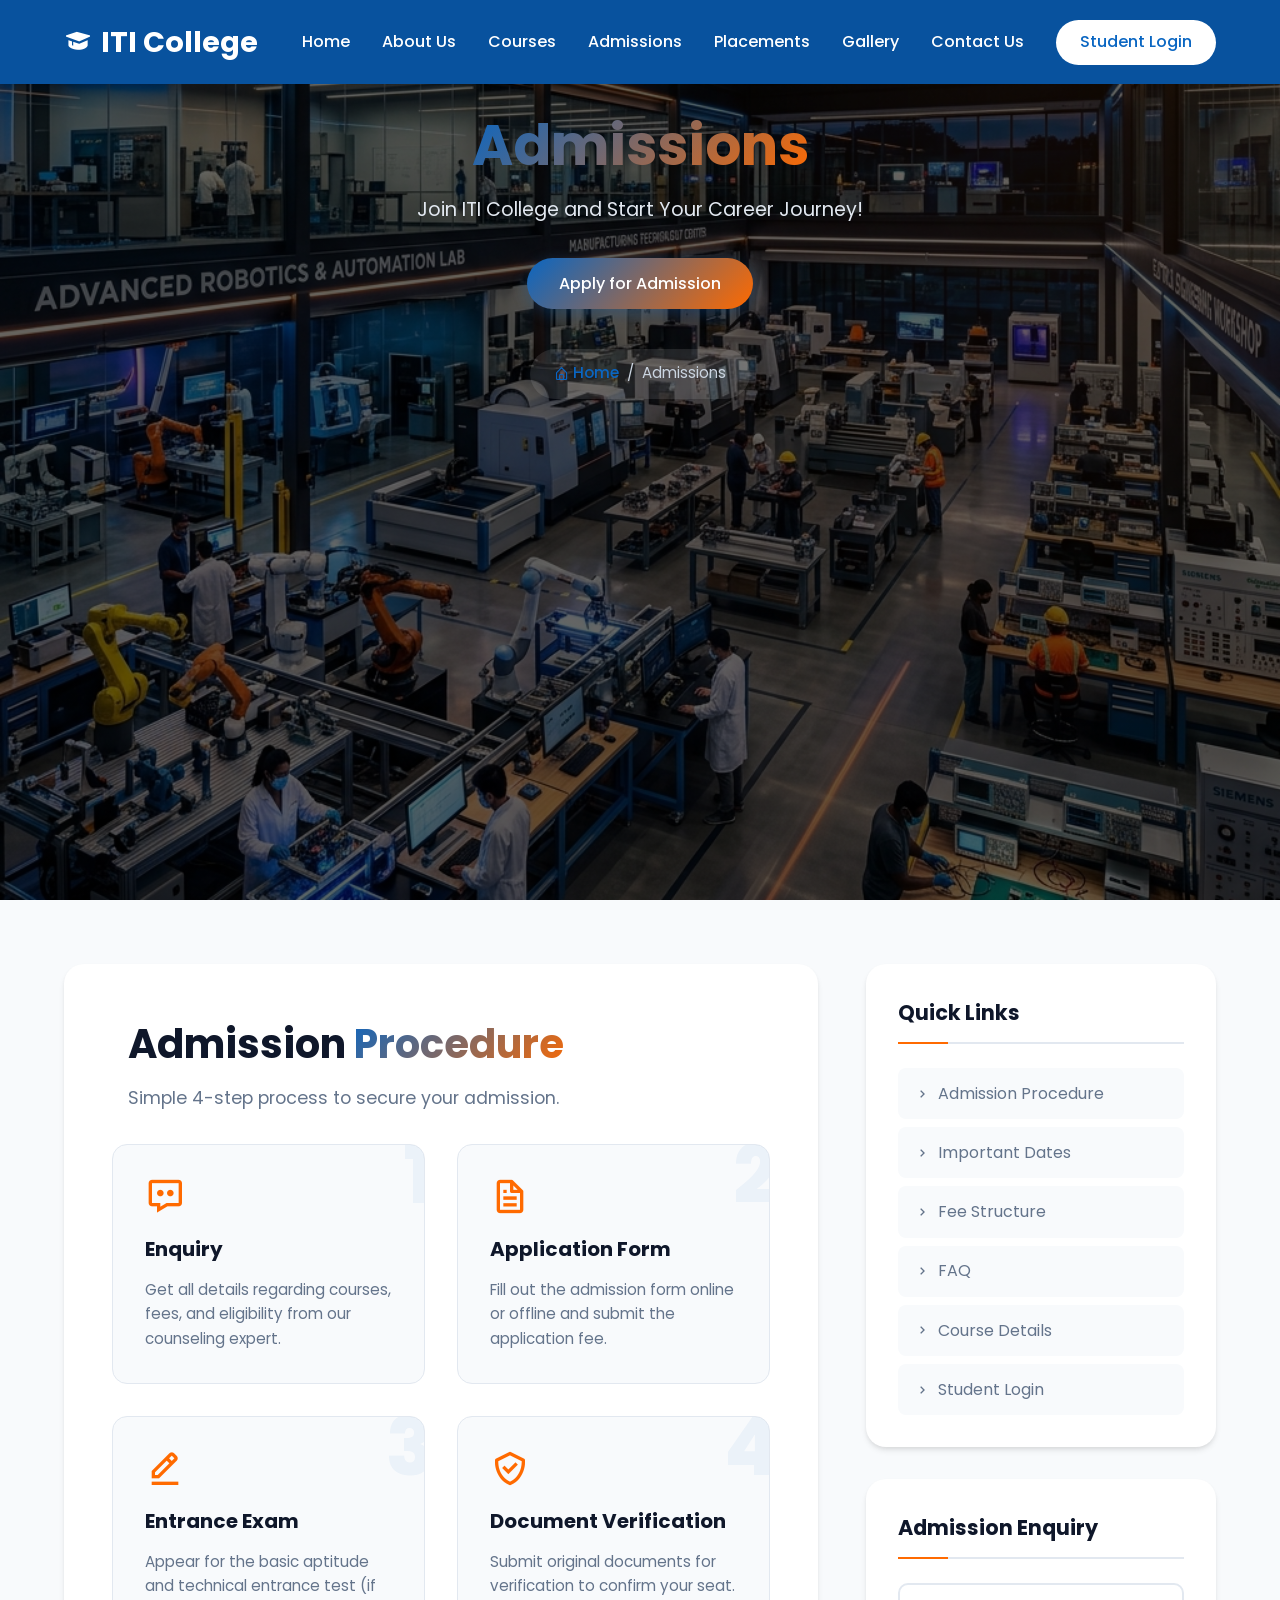
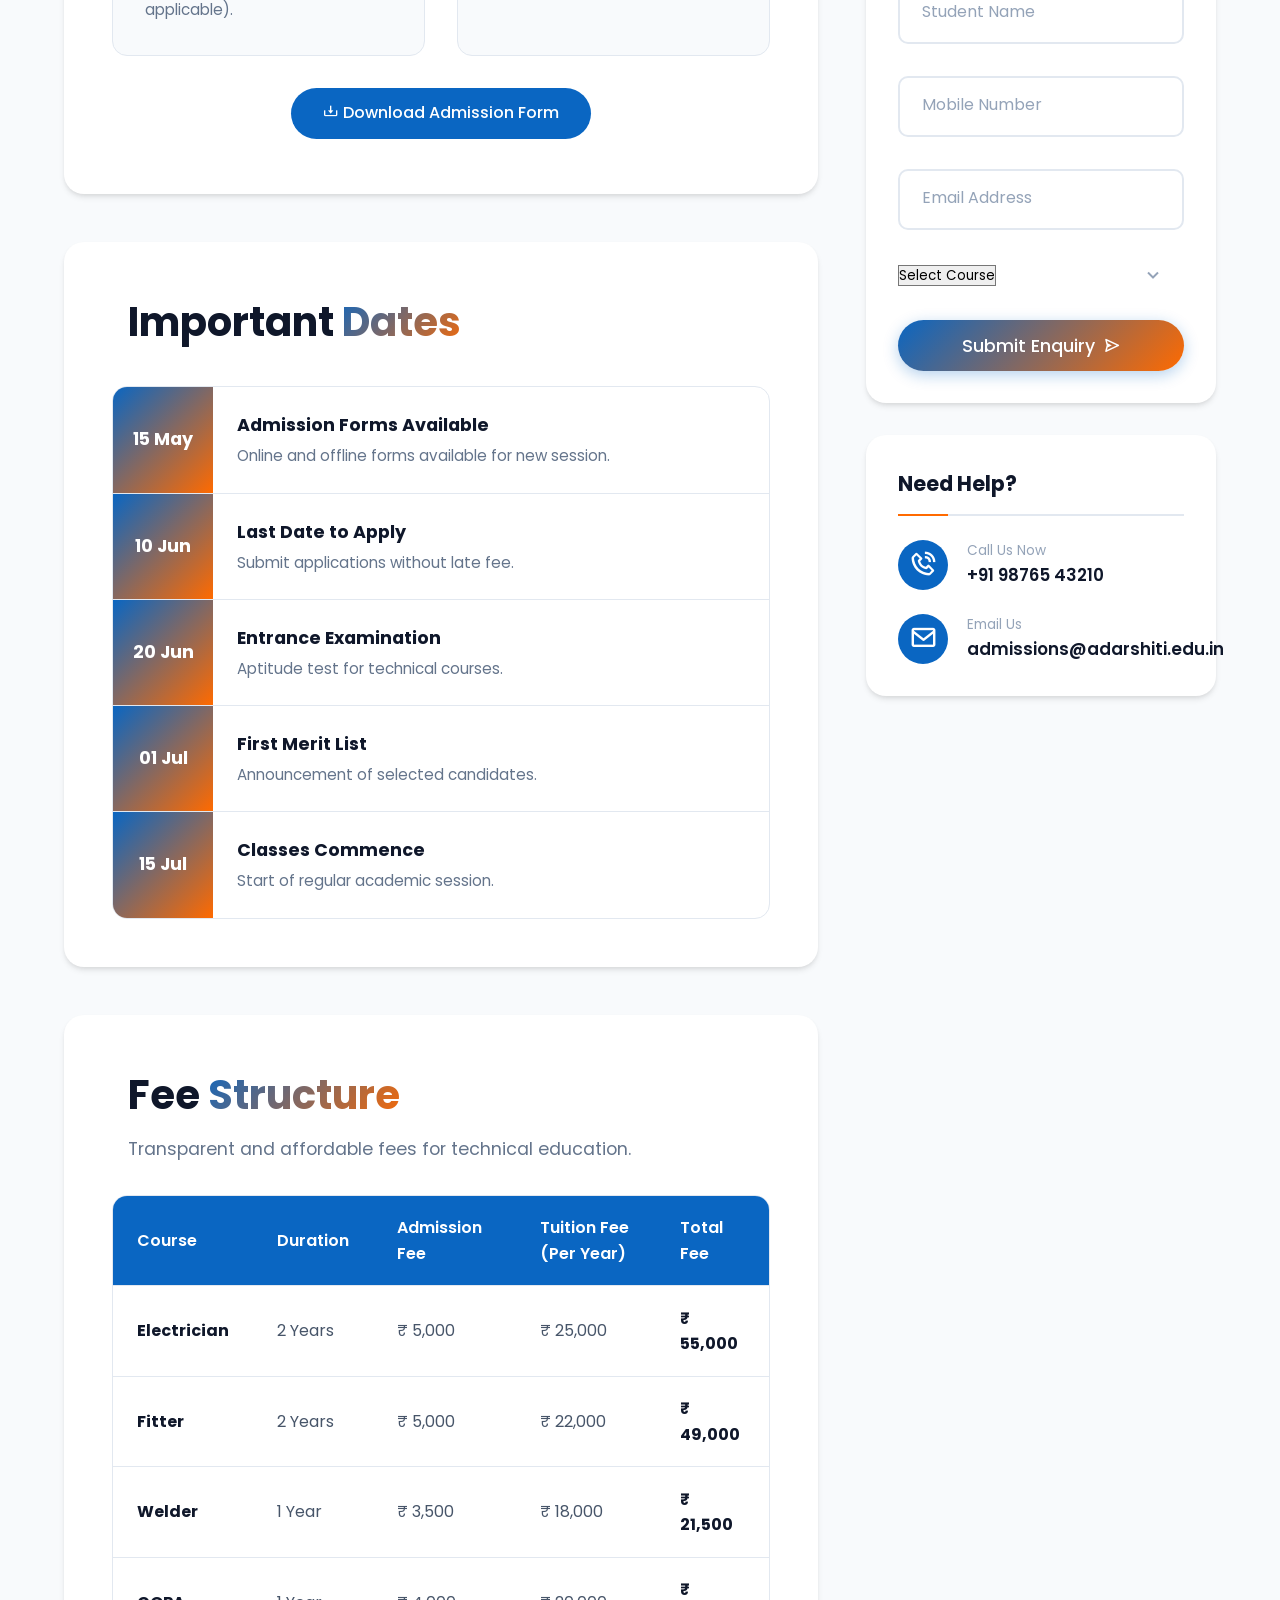
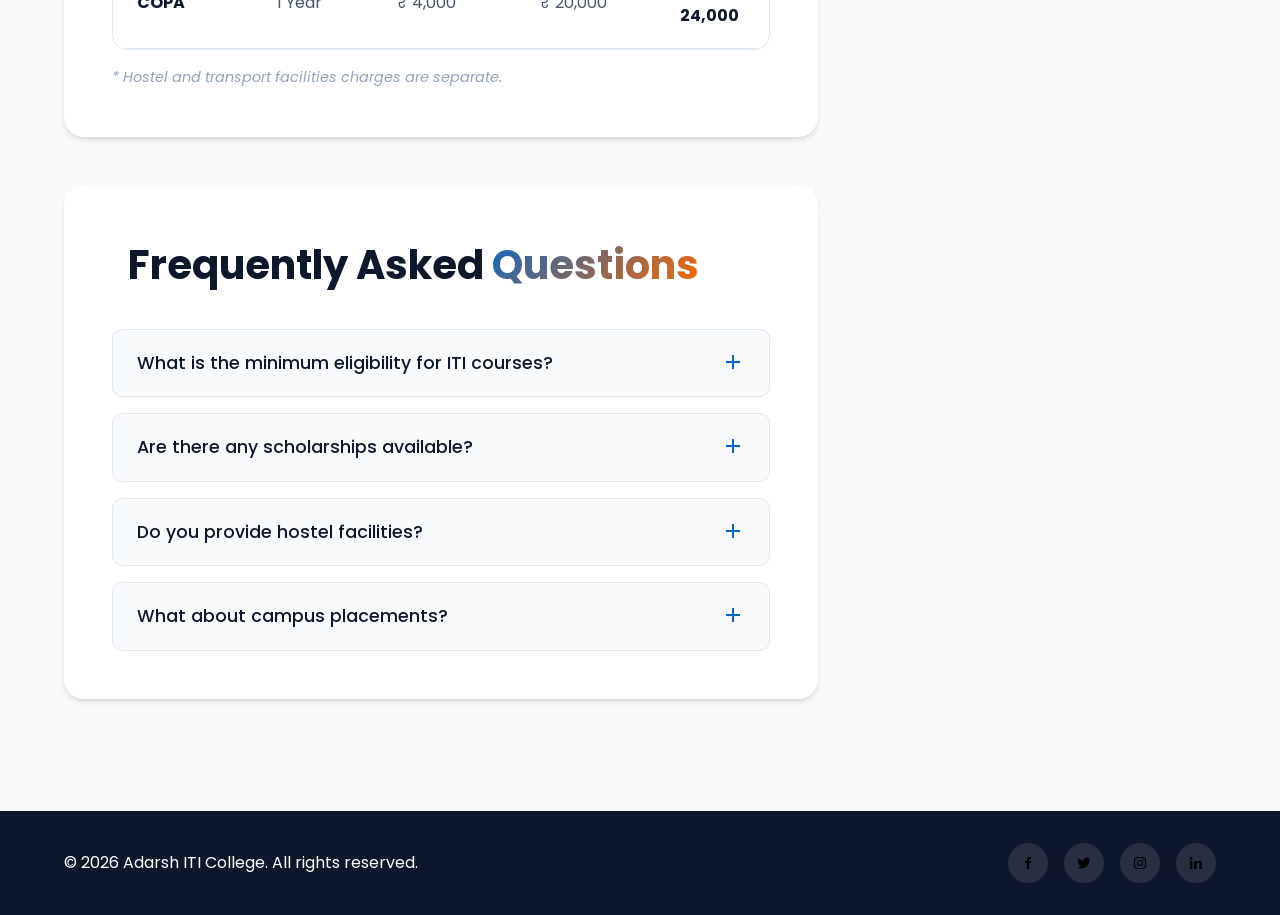
<file: admissions.html>
<!DOCTYPE html>
<html lang="en">
<head>
    <meta charset="UTF-8">
    <meta name="viewport" content="width=device-width, initial-scale=1.0">
    <title>Admissions - Adarsh ITI College</title>
    <meta name="description" content="Admission procedure, fee structure, and important dates for Adarsh ITI College.">
    <!-- Google Fonts -->
    <link href="https://fonts.googleapis.com/css2?family=Poppins:wght@300;400;500;600;700&display=swap" rel="stylesheet">
    <!-- CSS -->
    <link rel="stylesheet" href="style.css">
    <!-- Icons (Boxicons) -->
    <link href='https://unpkg.com/boxicons@2.1.4/css/boxicons.min.css' rel='stylesheet'>
</head>
<body>
    <!-- Navbar -->
    <header class="header" style="background-color: #08529e;">
        <a href="index.html" class="logo">
            <i class='bx bxs-graduation'></i> ITI College
        </a>
        <div class="menu-icon" id="menu-icon"><i class='bx bx-menu'></i></div>
        <nav class="navbar">
            <a href="index.html">Home</a>
            <a href="index.html#about">About Us</a>
            <a href="index.html#courses">Courses</a>
            <a href="admissions.html" class="active" target="_blank">Admissions</a>
            <a href="index.html#placements">Placements</a>
            <a href="index.html#gallery">Gallery</a>
            <a href="index.html#contact">Contact Us</a>
            <a href="login frame.html" target="_blank" class="btn login-btn">Student Login</a>
        </nav>
    </header>

    <!-- Page Banner / Hero -->
    <section class="page-banner">
        <div class="banner-content fade-up">
            <h1><span class="gradient-text">Admissions</span></h1>
            <p>Join ITI College and Start Your Career Journey!</p>
            <a href="#apply" class="btn primary-btn btn-ripple">Apply for Admission</a>
            
            <!-- Breadcrumb -->
            <div class="breadcrumb">
                <a href="index.html"><i class='bx bx-home-alt'></i> Home</a>
                <span class="separator">/</span>
                <span class="current">Admissions</span>
            </div>
        </div>
    </section>

    <!-- Admissions Layout (Main Content + Sidebar) -->
    <section class="admissions-container">
        <div class="admissions-layout">
            
            <!-- Main Content -->
            <div class="admissions-main">
                
                <!-- Admission Procedure -->
                <div class="content-section" id="procedure">
                    <div class="section-title" style="text-align: left;">
                        <h2>Admission <span class="gradient-text">Procedure</span></h2>
                        <p>Simple 4-step process to secure your admission.</p>
                    </div>
                    
                    <div class="procedure-grid">
                        <div class="procedure-card tilt">
                            <div class="step-num">1</div>
                            <i class='bx bx-message-dots'></i>
                            <h3>Enquiry</h3>
                            <p>Get all details regarding courses, fees, and eligibility from our counseling expert.</p>
                        </div>
                        <div class="procedure-card tilt">
                            <div class="step-num">2</div>
                            <i class='bx bx-file'></i>
                            <h3>Application Form</h3>
                            <p>Fill out the admission form online or offline and submit the application fee.</p>
                        </div>
                        <div class="procedure-card tilt">
                            <div class="step-num">3</div>
                            <i class='bx bx-edit-alt'></i>
                            <h3>Entrance Exam</h3>
                            <p>Appear for the basic aptitude and technical entrance test (if applicable).</p>
                        </div>
                        <div class="procedure-card tilt">
                            <div class="step-num">4</div>
                            <i class='bx bx-check-shield'></i>
                            <h3>Document Verification</h3>
                            <p>Submit original documents for verification to confirm your seat.</p>
                        </div>
                    </div>
                    
                    <div class="action-btn-wrapper">
                        <a href="#" class="btn secondary-btn btn-ripple"><i class='bx bx-download'></i> Download Admission Form</a>
                    </div>
                </div>

                <!-- Important Dates -->
                <div class="content-section" id="dates">
                    <div class="section-title" style="text-align: left;">
                        <h2>Important <span class="gradient-text">Dates</span></h2>
                    </div>
                    
                    <div class="dates-list-box">
                        <ul class="dates-list">
                            <li>
                                <div class="date-badge">15 May</div>
                                <div class="date-info">
                                    <h4>Admission Forms Available</h4>
                                    <p>Online and offline forms available for new session.</p>
                                </div>
                            </li>
                            <li>
                                <div class="date-badge">10 Jun</div>
                                <div class="date-info">
                                    <h4>Last Date to Apply</h4>
                                    <p>Submit applications without late fee.</p>
                                </div>
                            </li>
                            <li>
                                <div class="date-badge">20 Jun</div>
                                <div class="date-info">
                                    <h4>Entrance Examination</h4>
                                    <p>Aptitude test for technical courses.</p>
                                </div>
                            </li>
                            <li>
                                <div class="date-badge">01 Jul</div>
                                <div class="date-info">
                                    <h4>First Merit List</h4>
                                    <p>Announcement of selected candidates.</p>
                                </div>
                            </li>
                            <li>
                                <div class="date-badge">15 Jul</div>
                                <div class="date-info">
                                    <h4>Classes Commence</h4>
                                    <p>Start of regular academic session.</p>
                                </div>
                            </li>
                        </ul>
                    </div>
                </div>

                <!-- Fee Structure -->
                <div class="content-section" id="fees">
                    <div class="section-title" style="text-align: left;">
                        <h2>Fee <span class="gradient-text">Structure</span></h2>
                        <p>Transparent and affordable fees for technical education.</p>
                    </div>
                    
                    <div class="fee-table-wrapper">
                        <table class="fee-table">
                            <thead>
                                <tr>
                                    <th>Course</th>
                                    <th>Duration</th>
                                    <th>Admission Fee</th>
                                    <th>Tuition Fee (Per Year)</th>
                                    <th>Total Fee</th>
                                </tr>
                            </thead>
                            <tbody>
                                <tr>
                                    <td><strong>Electrician</strong></td>
                                    <td>2 Years</td>
                                    <td>₹ 5,000</td>
                                    <td>₹ 25,000</td>
                                    <td><strong>₹ 55,000</strong></td>
                                </tr>
                                <tr>
                                    <td><strong>Fitter</strong></td>
                                    <td>2 Years</td>
                                    <td>₹ 5,000</td>
                                    <td>₹ 22,000</td>
                                    <td><strong>₹ 49,000</strong></td>
                                </tr>
                                <tr>
                                    <td><strong>Welder</strong></td>
                                    <td>1 Year</td>
                                    <td>₹ 3,500</td>
                                    <td>₹ 18,000</td>
                                    <td><strong>₹ 21,500</strong></td>
                                </tr>
                                <tr>
                                    <td><strong>COPA</strong></td>
                                    <td>1 Year</td>
                                    <td>₹ 4,000</td>
                                    <td>₹ 20,000</td>
                                    <td><strong>₹ 24,000</strong></td>
                                </tr>
                            </tbody>
                        </table>
                    </div>
                    <p class="fee-note">* Hostel and transport facilities charges are separate.</p>
                </div>

                <!-- FAQ Section -->
                <div class="content-section" id="faq">
                    <div class="section-title" style="text-align: left;">
                        <h2>Frequently Asked <span class="gradient-text">Questions</span></h2>
                    </div>
                    
                    <div class="faq-accordion">
                        <div class="faq-item">
                            <div class="faq-question">
                                <h3>What is the minimum eligibility for ITI courses?</h3>
                                <i class='bx bx-plus'></i>
                            </div>
                            <div class="faq-answer">
                                <p>The minimum eligibility for most ITI courses like Fitter, Electrician, and Welder is passing the 10th standard board examination with Mathematics and Science. Some courses may allow 8th pass candidates.</p>
                            </div>
                        </div>
                        <div class="faq-item">
                            <div class="faq-question">
                                <h3>Are there any scholarships available?</h3>
                                <i class='bx bx-plus'></i>
                            </div>
                            <div class="faq-answer">
                                <p>Yes, we offer scholarships based on merit and financial need. State government scholarships for SC/ST/OBC and minority students are also applicable as per government norms.</p>
                            </div>
                        </div>
                        <div class="faq-item">
                            <div class="faq-question">
                                <h3>Do you provide hostel facilities?</h3>
                                <i class='bx bx-plus'></i>
                            </div>
                            <div class="faq-answer">
                                <p>Yes, we have separate hostel facilities for boys and girls with 24/7 security, WiFi, and mess facilities. Limited seats are available on a first-come, first-served basis.</p>
                            </div>
                        </div>
                        <div class="faq-item">
                            <div class="faq-question">
                                <h3>What about campus placements?</h3>
                                <i class='bx bx-plus'></i>
                            </div>
                            <div class="faq-answer">
                                <p>We offer 100% placement assistance. Our dedicated placement cell organizes campus drives with top manufacturing and tech companies like Tata Motors, Maruti Suzuki, L&T, and Siemens.</p>
                            </div>
                        </div>
                    </div>
                </div>

            </div>

            <!-- Sidebar -->
            <div class="admissions-sidebar">
                
                <!-- Quick Links -->
                <div class="sidebar-widget quick-links">
                    <h3>Quick Links</h3>
                    <ul>
                        <li><a href="#procedure"><i class='bx bx-chevron-right'></i> Admission Procedure</a></li>
                        <li><a href="#dates"><i class='bx bx-chevron-right'></i> Important Dates</a></li>
                        <li><a href="#fees"><i class='bx bx-chevron-right'></i> Fee Structure</a></li>
                        <li><a href="#faq"><i class='bx bx-chevron-right'></i> FAQ</a></li>
                        <li><a href="index.html#courses"><i class='bx bx-chevron-right'></i> Course Details</a></li>
                        <li><a href="login frame.html"><i class='bx bx-chevron-right'></i> Student Login</a></li>
                    </ul>
                </div>

                <!-- Enquiry Form -->
                <div class="sidebar-widget enquiry-widget" id="apply">
                    <h3>Admission Enquiry</h3>
                    <form id="enquiryForm" class="sidebar-form">
                        <div class="input-group">
                            <input type="text" id="enq-name" placeholder=" " required class="neon-input">
                            <label for="enq-name">Student Name</label>
                        </div>
                        <div class="input-group">
                            <input type="tel" id="enq-phone" placeholder=" " required class="neon-input">
                            <label for="enq-phone">Mobile Number</label>
                        </div>
                        <div class="input-group">
                            <input type="email" id="enq-email" placeholder=" " required class="neon-input">
                            <label for="enq-email">Email Address</label>
                        </div>
                        <div class="input-group select-group">
                            <select id="enq-course" required class="neon-input">
                                <option value="" disabled selected>Select Course</option>
                                <option value="electrician">Electrician</option>
                                <option value="fitter">Fitter</option>
                                <option value="welder">Welder</option>
                                <option value="copa">COPA</option>
                            </select>
                            <i class='bx bx-chevron-down select-icon'></i>
                        </div>
                        <button type="submit" class="btn primary-btn submit-btn btn-ripple" style="padding: 0.8rem 1rem;">Submit Enquiry <i class='bx bx-send'></i></button>
                        <div class="success-message" id="enqSuccessMsg" style="display: none; color: #28a745; margin-top: 10px; font-weight: 500; font-size: 0.9rem;">
                            Enquiry submitted successfully!
                        </div>
                    </form>
                </div>

                <!-- Contact Info Widget -->
                <div class="sidebar-widget contact-widget">
                    <h3>Need Help?</h3>
                    <div class="contact-item">
                        <i class='bx bx-phone-call'></i>
                        <div>
                            <span>Call Us Now</span>
                            <p>+91 98765 43210</p>
                        </div>
                    </div>
                    <div class="contact-item">
                        <i class='bx bx-envelope'></i>
                        <div>
                            <span>Email Us</span>
                            <p>admissions@adarshiti.edu.in</p>
                        </div>
                    </div>
                </div>

            </div>
        </div>
    </section>

    <!-- Footer -->
    <footer class="footer">
        <div class="footer-bottom">
            <p>&copy; 2026 Adarsh ITI College. All rights reserved.</p>
            <div class="social-links">
                <a href="#"><i class='bx bxl-facebook'></i></a>
                <a href="#"><i class='bx bxl-twitter'></i></a>
                <a href="#"><i class='bx bxl-instagram'></i></a>
                <a href="#"><i class='bx bxl-linkedin'></i></a>
            </div>
        </div>
    </footer>

    <!-- JS -->
    <script src="script.js"></script>
    <script>
        // Additional Script for FAQ Accordion
        document.addEventListener('DOMContentLoaded', () => {
            const faqItems = document.querySelectorAll('.faq-item');
            
            faqItems.forEach(item => {
                const question = item.querySelector('.faq-question');
                question.addEventListener('click', () => {
                    const isActive = item.classList.contains('active');
                    
                    // Close all other items
                    faqItems.forEach(otherItem => {
                        otherItem.classList.remove('active');
                        // Reset icon
                        const icon = otherItem.querySelector('i');
                        icon.classList.replace('bx-minus', 'bx-plus');
                    });
                    
                    // Toggle current item
                    if (!isActive) {
                        item.classList.add('active');
                        const icon = item.querySelector('i');
                        icon.classList.replace('bx-plus', 'bx-minus');
                    }
                });
            });

            // Enquiry Form Submit logic
            const enquiryForm = document.getElementById('enquiryForm');
            if (enquiryForm) {
                enquiryForm.addEventListener('submit', function(e) {
                    e.preventDefault();
                    document.getElementById('enqSuccessMsg').style.display = 'block';
                    enquiryForm.reset();
                    setTimeout(() => {
                        document.getElementById('enqSuccessMsg').style.display = 'none';
                    }, 4000);
                });
            }
        });
    </script>
</body>
</html>
</file>
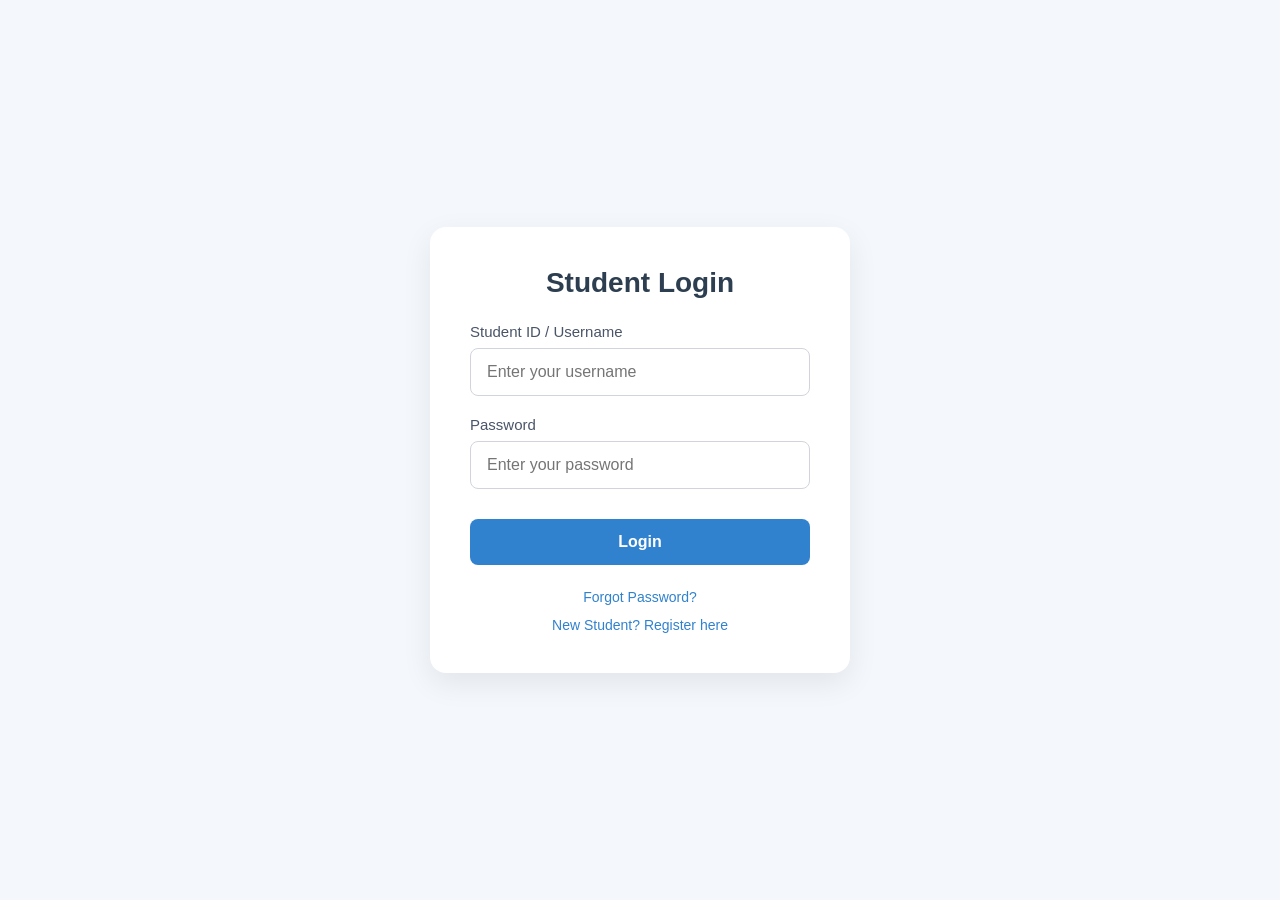
<file: login frame.html>
<!DOCTYPE html>
<html lang="en">

<head>
    <meta charset="UTF-8">
    <meta name="viewport" content="width=device-width, initial-scale=1.0">
    <title>Student Login</title>
    <style>
        /* CSS Reset and Basic Setup */
        * {
            box-sizing: border-box;
            margin: 0;
            padding: 0;
            font-family: 'Segoe UI', Tahoma, Geneva, Verdana, sans-serif;
        }

        body {
            /* Light gray background matching a child-friendly/clean design */
            background-color: #f4f7fb;
            display: flex;
            justify-content: center;
            align-items: center;
            height: 100vh;
        }

        /* Login Box Styles */
        .login-container {
            background-color: #ffffff;
            padding: 40px;
            border-radius: 16px;
            box-shadow: 0 10px 30px rgba(0, 0, 0, 0.08);
            width: 100%;
            max-width: 420px;
        }

        .login-container h2 {
            text-align: center;
            color: #2c3e50;
            margin-bottom: 24px;
            font-size: 28px;
            font-weight: 600;
        }

        /* Message Styles */
        .message {
            padding: 12px;
            border-radius: 8px;
            margin-bottom: 20px;
            font-size: 14px;
            text-align: center;
            display: none;
        }

        .error {
            color: #d9534f;
            background-color: #fdf7f7;
            border: 1px solid #ebccd1;
        }

        .success {
            color: #3c763d;
            background-color: #dff0d8;
            border: 1px solid #d6e9c6;
        }

        /* Form Inputs */
        .input-group {
            margin-bottom: 20px;
        }

        .input-group label {
            display: block;
            margin-bottom: 8px;
            color: #4a5568;
            font-weight: 500;
            font-size: 15px;
        }

        .input-group input {
            width: 100%;
            padding: 14px 16px;
            border: 1px solid #d1d5db;
            border-radius: 8px;
            font-size: 16px;
            transition: all 0.3s ease;
            color: #2d3748;
        }

        .input-group input:focus {
            outline: none;
            border-color: #3182ce;
            box-shadow: 0 0 0 3px rgba(49, 130, 206, 0.15);
        }

        /* Button */
        button[type="submit"] {
            width: 100%;
            padding: 14px;
            background-color: #3182ce;
            /* Primary Blue */
            color: white;
            border: none;
            border-radius: 8px;
            font-size: 16px;
            font-weight: 600;
            cursor: pointer;
            transition: background-color 0.3s ease, transform 0.1s ease;
            margin-top: 10px;
            margin-bottom: 24px;
        }

        button[type="submit"]:hover {
            background-color: #2b6cb0;
        }

        button[type="submit"]:active {
            transform: scale(0.98);
        }

        /* Links */
        .links {
            display: flex;
            flex-direction: column;
            gap: 12px;
            text-align: center;
        }

        .links a {
            color: #3182ce;
            text-decoration: none;
            font-size: 14px;
            font-weight: 500;
            transition: color 0.3s ease;
        }

        .links a:hover {
            color: #2b6cb0;
            text-decoration: underline;
        }
    </style>
</head>

<body>

    <div class="login-container">
        <h2>Student Login</h2>

        <!-- Placeholder for messages -->
        <div id="status-message" class="message"></div>

        <form id="loginForm">
            <div class="input-group">
                <label for="username">Student ID / Username</label>
                <input type="text" id="username" placeholder="Enter your username">
            </div>

            <div class="input-group">
                <label for="password">Password</label>
                <input type="password" id="password" placeholder="Enter your password">
            </div>

            <button type="submit">Login</button>
        </form>

        <div class="links">
            <a href="#">Forgot Password?</a>
            <a href="#">New Student? Register here</a>
        </div>
    </div>

    <script>
        document.addEventListener("DOMContentLoaded", () => {
            const form = document.getElementById('loginForm');
            const usernameInput = document.getElementById('username');
            const passwordInput = document.getElementById('password');
            const statusMessage = document.getElementById('status-message');

            form.addEventListener('submit', function (event) {
                event.preventDefault(); // Prevent default form submission

                // Reset message classes and hide
                statusMessage.className = 'message';
                statusMessage.style.display = 'none';

                const username = usernameInput.value.trim();
                const password = passwordInput.value.trim();

                // 1. Check if empty
                if (!username || !password) {
                    statusMessage.textContent = 'Both fields are required.';
                    statusMessage.classList.add('error');
                    statusMessage.style.display = 'block';
                    return;
                }

                // 2. Simple verification
                if (username === 'student123' && password === 'password123') {
                    statusMessage.textContent = 'Login successful! Welcome, Student.';
                    statusMessage.classList.add('success');
                    statusMessage.style.display = 'block';

                    // Clear the form fields upon successful login
                    form.reset();
                } else {
                    statusMessage.textContent = 'Invalid credentials. Please try again.';
                    statusMessage.classList.add('error');
                    statusMessage.style.display = 'block';
                }
            });
        });
    </script>
</body>

</html>
</file>
<file: style.css>
/* Google Fonts */
@import url('https://fonts.googleapis.com/css2?family=Poppins:wght@300;400;500;600;700&display=swap');

/* Variables */
:root {
    --primary-blue: #0A66C2;
    --primary-orange: #FF6A00;
    --dark-bg: #0f172a;
    --dark-text: #000000;
    --light-bg: #f8fafc;
    --white: #ffffff;
    --grad-bg: linear-gradient(135deg, var(--primary-blue), var(--primary-orange));
    --neon-blue: #0A66C2aa;
    --neon-orange: #FF6A00aa;
    --shadow: 0 4px 6px -1px rgba(0, 0, 0, 0.1), 0 2px 4px -1px rgba(0, 0, 0, 0.06);
    --hover-shadow: 0 10px 15px -3px rgba(0, 0, 0, 0.1), 0 4px 6px -2px rgba(0, 0, 0, 0.05);
    --transition: all 0.3s ease;
}

/* Base Styles */
* {
    margin: 0;
    padding: 0;
    box-sizing: border-box;
    font-family: 'Poppins', sans-serif;
}

html {
    scroll-behavior: smooth;
    overflow-x: hidden;
}

body {
    background-color: var(--light-bg);
    color: var(--dark-text);
    line-height: 1.6;
    overflow-x: hidden;
}    

a {
    text-decoration: none;
    color: black;
}

ul {
    list-style: none;
}

.header{
    background: transparent;
}
.gradient-text {
    background: var(--grad-bg);
    -webkit-background-clip: text;
    background-clip: text;
    -webkit-text-fill-color: transparent;
    display: inline-block;
}

/* Typography & Utilities */
.section-title {
    text-align: center;
    margin-bottom: 3rem;
    padding: 0 1rem;
}

.section-title h2 {
    font-size: 2.5rem;
    color: var(--dark-bg);
    margin-bottom: 0.5rem;
}

.section-title p {
    color: #64748b;
    font-size: 1.1rem;
}

/* Buttons */
.btn {
    display: inline-block;
    padding: 0.8rem 2rem;
    border-radius: 50px;
    font-weight: 500;
    cursor: pointer;
    transition: var(--transition);
    border: none;
    text-align: center;
}

.primary-btn {
    background: var(--grad-bg);
    color: var(--white);
    box-shadow: 0 4px 15px rgba(10, 102, 194, 0.3);
}

.primary-btn:hover {
    box-shadow: 0 6px 20px rgba(255, 106, 0, 0.4);
    transform: translateY(-2px);
}

.secondary-btn {
    background: var(--primary-blue);
    color: var(--white);
}

.secondary-btn:hover {
    background: #08529e;
    transform: translateY(-2px);
}

.outline-btn {
    border: 2px solid var(--primary-blue);
    color: var(--primary-blue);
    background: transparent;
}

.outline-btn:hover {
    background: var(--primary-blue);
    color: var(--white);
}

.btn-ripple {
    position: relative;
    overflow: hidden;
}

/* Navbar */
.header {
    position: fixed;
    top: 0;
    left: 0;
    width: 100%;
    padding: 1.2rem 5%;
    display: flex;
    justify-content: space-between;
    align-items: center;
    background: transparent;
    z-index: 1000;
    transition: var(--transition);
}

.header.sticky {
    background: var(--white) !important;
    box-shadow: var(--shadow);
    padding: 0.8rem 5%;
}

.logo {
    font-size: 1.8rem;
    font-weight: 700;
    color: var(--white);
    display: flex;
    align-items: center;
    gap: 0.5rem;
    transition: var(--transition);
}

.header.sticky .logo {
    color: var(--primary-blue);
}

.navbar {
    display: flex;
    align-items: center;
    gap: 2rem;
}

.navbar a {
    font-size: 1rem;
    font-weight: 500;
    color: var(--white);
    transition: var(--transition);
    position: relative;
}

.navbar a::after {
    content: '';
    position: absolute;
    width: 0;
    height: 2px;
    bottom: -5px;
    left: 0;
    background: var(--primary-orange);
    transition: var(--transition);
}

.navbar a:hover::after,
.navbar a.active::after {
    width: 100%;
}

.header.sticky .navbar a {
    color: var(--dark-text);
}

.header.sticky .navbar a:hover,
.header.sticky .navbar a.active {
    color: var(--primary-blue);
}

.navbar .login-btn {
    background: var(--white);
    color: var(--primary-blue);
    padding: 0.6rem 1.5rem;
}

.header.sticky .navbar .login-btn {
    background: var(--primary-orange);
    color: var(--white);
}

.menu-icon {
    font-size: 2rem;
    color: var(--white);
    display: none;
    cursor: pointer;
}

.header.sticky .menu-icon {
    color: var(--primary-blue);
}

/* Hero Section */
.hero {
    height: 100vh;
    padding: 7rem 5% 4rem;
    background-image: url('hero_bg.png');
    background-size: cover;
    background-position: center;
    background-repeat: no-repeat;
    display: flex;
    align-items: center;
    justify-content: center;
    position: relative;
    overflow: hidden;
}

/* Background darken overlay */
.hero::before {
    content: '';
    position: absolute;
    top: 0;
    left: 0;
    width: 100%;
    height: 100%;
    background: rgba(0, 0, 0, 0.65); /* Dark overlay */
    z-index: 0;
}

.hero-content, .hero-image {
    z-index: 1;
}

.hero-content {
    flex: 1;
    max-width: 800px;
}

/* Helper for centering */
.text-center {
    text-align: center;
    display: flex;
    flex-direction: column;
    align-items: center;
}

.hero-content h1 {
    font-size: 3.8rem;
    font-weight: 700;
    line-height: 1.2;
    margin-bottom: 1.5rem;
    color: var(--white); /* White text is better on dark bg */
}

.hero-content p {
    font-size: 1.2rem;
    margin-bottom: 2rem;
    color: #e2e8f0; /* Lighter text for readability */
}

.hero-image {
    display: none;
}

.image-wrapper {
    display: none;
}

.overlay {
    position: absolute;
    top: 0;
    left: 0;
    width: 100%;
    height: 100%;
    background: linear-gradient(to top, rgba(10, 102, 194, 0.4), transparent);
    pointer-events: none;
}

/* Feature Cards */
.features {
    display: grid;
    grid-template-columns: repeat(auto-fit, minmax(300px, 1fr));
    gap: 2rem;
    padding: 0 5%;
    margin-top: -50px;
    z-index: 10;
    position: relative;
}

.feature-card {
    background: var(--white);
    padding: 2.5rem;
    border-radius: 15px;
    box-shadow: var(--shadow);
    text-align: center;
    transition: var(--transition);
    border-bottom: 4px solid transparent;
}

.feature-card:hover {
    transform: translateY(-10px);
    box-shadow: var(--hover-shadow);
    border-bottom: 4px solid var(--primary-orange);
}

.feature-card i {
    font-size: 3rem;
    color: var(--primary-blue);
    margin-bottom: 1rem;
}

.feature-card h3 {
    margin-bottom: 0.5rem;
    color: var(--dark-bg);
}

.feature-card p {
    color: #64748b;
}

/* About Section */
.about {
    padding: 6rem 5%;
    display: flex;
    align-items: center;
    gap: 4rem;
    background: var(--light-bg);
}

.about-img {
    flex: 1;
    position: relative;
}

.about-img img {
    width: 100%;
    border-radius: 20px;
    box-shadow: var(--shadow);
}

.experience-badge {
    position: absolute;
    bottom: -20px;
    left: -20px;
    background: var(--grad-bg);
    color: var(--white);
    padding: 1.2rem 1.5rem;
    border-radius: 15px;
    box-shadow: 0 10px 20px rgba(0,0,0,0.15);
    text-align: center;
    max-width: 140px;
    backdrop-filter: blur(5px);
    border: 1px solid rgba(255, 255, 255, 0.2);
}

.experience-badge h2 {
    font-size: 1.8rem;
    line-height: 1;
    margin-bottom: 0.3rem;
}

.experience-badge p {
    font-size: 0.85rem;
    line-height: 1.2;
    margin: 0;
}

.about-text {
    flex: 1;
}

.about-text h2 {
    font-size: 2.5rem;
    margin-bottom: 1rem;
}

.about-text p {
    margin-bottom: 2rem;
    color: #475569;
}

.director-message {
    margin-top: 3rem;
    padding: 1.5rem;
    background: var(--white);
    border-radius: 15px;
    box-shadow: var(--shadow);
    border-left: 5px solid var(--primary-blue);
    display: flex;
    align-items: center;
    gap: 1.5rem;
}

.director-profile img {
    width: 80px;
    height: 80px;
    border-radius: 50%;
    object-fit: cover;
}

.message-text h4 {
    color: var(--dark-bg);
    margin-bottom: 0.5rem;
}

.message-text p {
    font-style: italic;
    color: #64748b;
    margin: 0;
}

/* Popular Courses */
.courses {
    padding: 6rem 5%;
    background: var(--white);
}

.course-grid {
    display: grid;
    grid-template-columns: repeat(auto-fit, minmax(280px, 1fr));
    gap: 2rem;
}

.course-card {
    background: var(--white);
    border-radius: 15px;
    overflow: hidden;
    box-shadow: var(--shadow);
    transition: var(--transition);
}

.course-card:hover {
    transform: scale(1.03);
    box-shadow: var(--hover-shadow);
}

.course-img {
    height: 200px;
    background-size: cover;
    background-position: center;
    transition: var(--transition);
}

.course-card:hover .course-img {
    transform: scale(1.1);
}

.course-info {
    padding: 1.5rem;
    background: var(--white);
    position: relative;
    z-index: 1;
}

.course-info h3 {
    margin-bottom: 0.5rem;
    color: var(--dark-bg);
}

.course-info p {
    color: #64748b;
    margin-bottom: 1.5rem;
    font-size: 0.95rem;
}

/* Placements */
.placements {
    padding: 6rem 0;
    background: var(--light-bg);
    overflow: hidden;
}

.logo-slider {
    padding: 2rem 0;
    white-space: nowrap;
    overflow: hidden;
    position: relative;
}

.logos-slide {
    display: inline-block;
    animation: slide 20s infinite linear;
}

.logos-slide:hover {
    animation-play-state: paused;
}

@keyframes slide {
    from { transform: translateX(0); }
    to { transform: translateX(-50%); }
}

.company-logo {
    display: inline-flex;
    align-items: center;
    gap: 0.5rem;
    font-size: 1.5rem;
    font-weight: 600;
    color: #94a3b8;
    margin: 0 3rem;
    transition: var(--transition);
}

.company-logo:hover {
    color: var(--dark-bg);
}

.company-logo i {
    font-size: 2rem;
    color: var(--primary-blue);
}

/* Facilities */
.facilities {
    padding: 6rem 5%;
    background: var(--white);
}

.facilities-grid {
    display: grid;
    grid-template-columns: repeat(auto-fit, minmax(250px, 1fr));
    gap: 2rem;
}

.facility-card {
    text-align: center;
    padding: 2rem;
    background: var(--light-bg);
    border-radius: 15px;
    transition: var(--transition);
    border: 1px solid #e2e8f0;
}

.facility-card:hover {
    background: var(--primary-blue);
    color: var(--white);
    transform: translateY(-5px);
}

.fac-icon {
    width: 70px;
    height: 70px;
    background: var(--white);
    border-radius: 50%;
    display: flex;
    align-items: center;
    justify-content: center;
    margin: 0 auto 1.5rem;
    box-shadow: var(--shadow);
    transition: var(--transition);
}

.facility-card i {
    font-size: 2.5rem;
    color: var(--primary-orange);
}

.facility-card:hover h3 {
    color: var(--white);
}

/* Testimonials */
.testimonials {
    padding: 6rem 5%;
    background: var(--light-bg);
}

.testimonial-grid {
    display: grid;
    grid-template-columns: repeat(auto-fit, minmax(350px, 1fr));
    gap: 2rem;
}

.testi-card {
    background: var(--white);
    padding: 2rem;
    border-radius: 15px;
    box-shadow: var(--shadow);
    position: relative;
}

.quote-icon {
    position: absolute;
    top: -15px;
    left: 20px;
    font-size: 3rem;
    color: var(--primary-orange);
    opacity: 0.2;
}

.testi-card p {
    font-style: italic;
    color: #475569;
    margin-bottom: 1.5rem;
    position: relative;
    z-index: 1;
}

.student-info {
    display: flex;
    align-items: center;
    gap: 1rem;
}

.student-info img {
    width: 60px;
    height: 60px;
    border-radius: 50%;
    object-fit: cover;
}

.student-info h4 {
    color: var(--dark-bg);
    margin-bottom: 0.2rem;
}

.student-info span {
    font-size: 0.85rem;
    color: var(--primary-blue);
    font-weight: 500;
}

/* Contact Section with NEON GLOW */
.contact {
    padding: 6rem 5%;
    background: var(--white);
}

.contact-container {
    display: flex;
    gap: 4rem;
    flex-wrap: wrap;
}

.contact-info {
    flex: 1;
    min-width: 300px;
}

.info-item {
    display: flex;
    gap: 1.5rem;
    margin-bottom: 2rem;
}

.info-item i {
    font-size: 2rem;
    color: var(--primary-blue);
    background: var(--light-bg);
    padding: 1rem;
    border-radius: 50%;
    height: fit-content;
}

.info-item h4 {
    margin-bottom: 0.5rem;
    color: var(--dark-bg);
}

.info-item p {
    color: #64748b;
}

.contact-form {
    flex: 1.5;
    min-width: 300px;
    background: var(--white);
    padding: 3rem;
    border-radius: 20px;
    box-shadow: 0 10px 30px rgba(0,0,0,0.08);
}

.input-group {
    position: relative;
    margin-bottom: 2rem;
}

.input-group input,
.input-group textarea {
    width: 100%;
    padding: 1rem;
    border: 2px solid #e2e8f0;
    border-radius: 10px;
    background: transparent;
    font-size: 1rem;
    color: var(--dark-text);
    outline: none;
    transition: var(--transition);
}

.input-group textarea {
    resize: none;
}

.input-group label {
    position: absolute;
    left: 1rem;
    top: 1rem;
    color: #94a3b8;
    pointer-events: none;
    transition: var(--transition);
    background: var(--white);
    padding: 0 0.5rem;
}

/* SPECIAL FEATURE: Neon glow effect */
.input-group input:focus,
.input-group textarea:focus {
    border-color: var(--primary-blue);
    box-shadow: 0 0 15px var(--neon-blue), inset 0 0 5px var(--neon-blue);
}

.input-group input:focus ~ label,
.input-group input:not(:placeholder-shown) ~ label,
.input-group textarea:focus ~ label,
.input-group textarea:not(:placeholder-shown) ~ label {
    top: -0.6rem;
    font-size: 0.85rem;
    color: var(--primary-blue);
    font-weight: 500;
}

.submit-btn {
    width: 100%;
    display: flex;
    justify-content: center;
    align-items: center;
    gap: 0.5rem;
    font-size: 1.1rem;
}

/* Footer */
.footer {
    background: var(--dark-bg);
    color: var(--white);
    padding: 2rem 5%;
    text-align: center;
}

.footer-bottom {
    display: flex;
    justify-content: space-between;
    align-items: center;
    flex-wrap: wrap;
    gap: 1rem;
}

.social-links {
    display: flex;
    gap: 1rem;
}

.social-links a {
    width: 40px;
    height: 40px;
    background: rgba(255,255,255,0.1);
    display: flex;
    align-items: center;
    justify-content: center;
    border-radius: 50%;
    transition: var(--transition);
}

.social-links a:hover {
    background: var(--primary-orange);
    transform: translateY(-3px);
}

/* Animations & Responsive */
.fade-up {
    animation: fadeUp 1s ease forwards;
    opacity: 0;
    transform: translateY(30px);
}

@keyframes fadeUp {
    to {
        opacity: 1;
        transform: translateY(0);
    }
}

.float-anim {
    animation: floatAnim 6s ease-in-out infinite;
}

@keyframes floatAnim {
    0%, 100% { transform: translateY(0); }
    50% { transform: translateY(-20px); }
}

.scroll-reveal {
    opacity: 0;
    transform: translateY(50px);
    transition: all 0.8s ease;
}

.scroll-reveal.active {
    opacity: 1;
    transform: translateY(0);
}

/* -----------------------------------
   ADMISSIONS PAGE STYLES
   ----------------------------------- */

/* Page Banner / Hero */
.page-banner {
    height: 100vh;
    padding: 7rem 5% 4rem;
    background: linear-gradient(rgba(0, 0, 0, 0.6), rgba(0, 0, 0, 0.6)), url('hero_bg.png') no-repeat center center/cover;
    display: flex;
    flex-direction: column;
    align-items: center;
    justify-content: center;
    text-align: center;
    position: relative;
    overflow: hidden;
}

.page-banner::before {
    content: '';
    position: absolute;
    top: -150px;
    right: -150px;
    width: 500px;
    height: 500px;
    background: var(--primary-orange);
    filter: blur(200px);
    opacity: 0.15;
    z-index: 0;
    border-radius: 50%;
}

.banner-content, .banner-image {
    z-index: 1;
}

.banner-content {
    flex: 1;
    max-width: 600px;
}

.banner-content h1 {
    font-size: 3.5rem;
    font-weight: 700;
    line-height: 1.2;
    margin-bottom: 1rem;
    color: var(--white);
}

.banner-content p {
    font-size: 1.2rem;
    margin-bottom: 2rem;
    color: #e2e8f0;
}

.breadcrumb {
    margin: 2rem auto 0;
    display: flex;
    align-items: center;
    gap: 0.5rem;
    font-size: 0.95rem;
    color: #cbd5e1;
    background: rgba(255, 255, 255, 0.1);
    backdrop-filter: blur(5px);
    padding: 0.8rem 1.5rem;
    border-radius: 50px;
    width: fit-content;
}

.breadcrumb a {
    display: flex;
    align-items: center;
    gap: 0.3rem;
    color: var(--primary-blue);
    font-weight: 500;
    transition: var(--transition);
}

.breadcrumb a:hover {
    color: var(--primary-orange);
}

.banner-image {
    display: none;
}

/* Admissions Layout */
.admissions-container {
    padding: 4rem 5%;
    background: var(--light-bg);
}

.admissions-layout {
    display: flex;
    gap: 3rem;
    max-width: 1400px;
    margin: 0 auto;
}

.admissions-main {
    flex: 1;
}

.content-section {
    background: var(--white);
    padding: 3rem;
    border-radius: 20px;
    box-shadow: var(--shadow);
    margin-bottom: 3rem;
}

.content-section .section-title {
    margin-bottom: 2rem;
}

/* Admission Procedure Grid */
.procedure-grid {
    display: grid;
    grid-template-columns: repeat(2, 1fr);
    gap: 2rem;
}

.procedure-card {
    background: var(--light-bg);
    padding: 2rem;
    border-radius: 15px;
    position: relative;
    border: 1px solid #e2e8f0;
    transition: var(--transition);
    overflow: hidden;
}

.procedure-card:hover {
    transform: translateY(-5px);
    box-shadow: var(--hover-shadow);
    border-color: var(--primary-blue);
}

.step-num {
    position: absolute;
    top: -10px;
    right: -10px;
    font-size: 5rem;
    font-weight: 800;
    color: var(--primary-blue);
    opacity: 0.05;
    line-height: 1;
}

.procedure-card i {
    font-size: 2.5rem;
    color: var(--primary-orange);
    margin-bottom: 1rem;
    display: inline-block;
}

.procedure-card h3 {
    color: var(--dark-bg);
    margin-bottom: 0.8rem;
    font-size: 1.25rem;
}

.procedure-card p {
    color: #64748b;
    font-size: 0.95rem;
}

.action-btn-wrapper {
    margin-top: 2rem;
    text-align: center;
}

/* Important Dates */
.dates-list-box {
    border: 1px solid #e2e8f0;
    border-radius: 15px;
    overflow: hidden;
}

.dates-list li {
    display: flex;
    border-bottom: 1px solid #e2e8f0;
    transition: var(--transition);
}

.dates-list li:last-child {
    border-bottom: none;
}

.dates-list li:hover {
    background: var(--light-bg);
}

.date-badge {
    background: var(--grad-bg);
    color: var(--white);
    padding: 1.5rem 1rem;
    min-width: 100px;
    display: flex;
    align-items: center;
    justify-content: center;
    text-align: center;
    font-weight: 700;
    font-size: 1.1rem;
    line-height: 1.2;
}

.date-info {
    padding: 1.5rem;
    flex: 1;
}

.date-info h4 {
    color: var(--dark-bg);
    margin-bottom: 0.3rem;
    font-size: 1.1rem;
}

.date-info p {
    color: #64748b;
    font-size: 0.95rem;
}

/* Fee Structure Table */
.fee-table-wrapper {
    width: 100%;
    overflow-x: auto;
    border-radius: 15px;
    border: 1px solid #e2e8f0;
}

.fee-table {
    width: 100%;
    border-collapse: collapse;
    min-width: 600px;
}

.fee-table th, .fee-table td {
    padding: 1.2rem 1.5rem;
    text-align: left;
    border-bottom: 1px solid #e2e8f0;
}

.fee-table th {
    background: var(--primary-blue);
    color: var(--white);
    font-weight: 600;
}

.fee-table tbody tr {
    transition: var(--transition);
}

.fee-table tbody tr:hover {
    background: var(--light-bg);
}

.fee-table td {
    color: #475569;
}

.fee-table td strong {
    color: var(--dark-bg);
}

.fee-note {
    margin-top: 1rem;
    font-size: 0.9rem;
    color: #94a3b8;
    font-style: italic;
}

/* FAQ Accordion */
.faq-accordion {
    display: flex;
    flex-direction: column;
    gap: 1rem;
}

.faq-item {
    border: 1px solid #e2e8f0;
    border-radius: 10px;
    overflow: hidden;
    background: var(--light-bg);
    transition: var(--transition);
}

.faq-item.active {
    border-color: var(--primary-blue);
    background: var(--white);
    box-shadow: 0 4px 10px rgba(0,0,0,0.05);
}

.faq-question {
    padding: 1.2rem 1.5rem;
    display: flex;
    justify-content: space-between;
    align-items: center;
    cursor: pointer;
    background: transparent;
}

.faq-question h3 {
    font-size: 1.1rem;
    color: var(--dark-bg);
    font-weight: 500;
    transition: var(--transition);
}

.faq-question i {
    font-size: 1.5rem;
    color: var(--primary-blue);
    transition: var(--transition);
}

.faq-item.active .faq-question h3 {
    color: var(--primary-blue);
}

.faq-item.active .faq-question i {
    transform: rotate(180deg);
}

.faq-answer {
    padding: 0 1.5rem;
    max-height: 0;
    overflow: hidden;
    transition: max-height 0.4s ease, padding 0.4s ease;
}

.faq-item.active .faq-answer {
    max-height: 500px;
    padding: 0 1.5rem 1.2rem;
}

.faq-answer p {
    color: #64748b;
    font-size: 0.95rem;
    border-top: 1px solid #e2e8f0;
    padding-top: 1rem;
}

/* Sidebar */
.admissions-sidebar {
    width: 350px;
    flex-shrink: 0;
}

.sidebar-widget {
    background: var(--white);
    padding: 2rem;
    border-radius: 20px;
    box-shadow: var(--shadow);
    margin-bottom: 2rem;
}

.sidebar-widget h3 {
    font-size: 1.3rem;
    color: var(--dark-bg);
    margin-bottom: 1.5rem;
    padding-bottom: 0.8rem;
    border-bottom: 2px solid #e2e8f0;
    position: relative;
}

.sidebar-widget h3::after {
    content: '';
    position: absolute;
    width: 50px;
    height: 2px;
    background: var(--primary-orange);
    bottom: -2px;
    left: 0;
}

/* Quick Links */
.quick-links ul {
    display: flex;
    flex-direction: column;
    gap: 0.5rem;
}

.quick-links a {
    display: flex;
    align-items: center;
    gap: 0.5rem;
    color: #64748b;
    padding: 0.8rem 1rem;
    border-radius: 8px;
    transition: var(--transition);
    background: var(--light-bg);
}

.quick-links a:hover, .quick-links a.active {
    background: var(--primary-blue);
    color: var(--white);
    transform: translateX(5px);
}

/* Select Box fix */
.select-group {
    position: relative;
}

.select-group select {
    appearance: none;
    -webkit-appearance: none;
    cursor: pointer;
}

.select-group label {
    display: none; /* Hide standard label for select in this design */
}

.select-icon {
    position: absolute;
    right: 1.2rem;
    top: 50%;
    transform: translateY(-50%);
    font-size: 1.5rem;
    color: #94a3b8;
    pointer-events: none;
}

.contact-item {
    display: flex;
    align-items: center;
    gap: 1.2rem;
    margin-bottom: 1.5rem;
}

.contact-item:last-child {
    margin-bottom: 0;
}

.contact-item i {
    font-size: 1.8rem;
    color: var(--white);
    background: var(--primary-blue);
    width: 50px;
    height: 50px;
    display: flex;
    align-items: center;
    justify-content: center;
    border-radius: 50%;
    flex-shrink: 0;
}

.contact-item span {
    font-size: 0.85rem;
    color: #94a3b8;
    display: block;
}

.contact-item p {
    color: var(--dark-bg);
    font-weight: 600;
    font-size: 1.05rem;
}

/* Media Queries */
@media (max-width: 991px) {
    .header {
        position: fixed;
        top: 0;
        left: 0;
        width: 100%;
        padding: 1rem 5%;
        background: var(--primary-blue);
        z-index: 1000;
    }
    
    .menu-icon {
        display: block;
    }
    
    .navbar {
        position: absolute;
        top: 100%;
        left: 0;
        width: 100%;
        background: var(--white);
        flex-direction: column;
        padding: 2rem;
        gap: 1.5rem;
        box-shadow: 0 10px 15px rgba(0,0,0,0.1);
        clip-path: polygon(0 0, 100% 0, 100% 0, 0 0);
        transition: all 0.4s ease;
    }
    
    .navbar.active {
        clip-path: polygon(0 0, 100% 0, 100% 100%, 0 100%);
    }
    
    .navbar a {
        color: var(--dark-text);
        display: block;
        width: 100%;
        text-align: center;
    }
    
    .navbar .login-btn {
        background: var(--primary-orange);
        color: var(--white);
    }
    
    .hero {
        flex-direction: column;
        text-align: center;
        padding: 100px 15px 15px;
        height: 60vh;
        width: 100%;
        display: flex;
        justify-content: center;
        align-items: center;
    }
    
    .hero-content {
        max-width: 100%;
    }
    
    .hero-image {
        justify-content: center;
        margin-top: 2rem;
    }
    
    .about {
        flex-direction: column;
    }
    
    .experience-badge {
        bottom: 10px;
        left: 10px;
        padding: 0.8rem 1rem;
        max-width: 110px;
    }
    
    .experience-badge h2 {
        font-size: 1.4rem;
    }
    
    .experience-badge p {
        font-size: 0.75rem;
    }
    
    /* Admissions Page Tablet */
    .admissions-layout {
        flex-direction: column;
    }
    
    .admissions-sidebar {
        width: 100%;
    }
}

@media (max-width: 768px) {
    .hero-content h1 {
        font-size: 28px;
        margin-bottom: 1rem;
        width: 100%;
        line-height: 1.3;
    }

    .hero-content p {
        font-size: 16px;
        margin-bottom: 1.5rem;
        padding: 0 10px;
        width: 100%;
    }

    .hero-content .btn {
        width: 80%;
        margin: 0 auto;
        display: block;
    }
    
    .section-title h2 {
        font-size: 2rem;
    }
    
    .contact-container {
        flex-direction: column;
    }
    
    .footer-bottom {
        flex-direction: column;
        text-align: center;
    }
    
    /* Admissions Page Mobile */
    .page-banner {
        height: 60vh;
        padding: 100px 15px 15px;
        display: flex;
        justify-content: center;
        align-items: center;
        flex-direction: column;
    }
    
    .banner-content h1 {
        font-size: 28px;
        margin-bottom: 1rem;
        width: 100%;
        line-height: 1.3;
    }

    .banner-content p {
        font-size: 16px;
        margin-bottom: 1.5rem;
        padding: 0 10px;
        width: 100%;
    }

    .banner-content .btn {
        width: 80%;
        margin: 0 auto;
        display: block;
    }
    
    .breadcrumb {
        margin: 2rem auto 0;
    }
    
    .banner-image {
        margin-top: 2rem;
        justify-content: center;
    }
    
    .content-section {
        padding: 2rem 1.5rem;
    }
    
    .procedure-grid {
        grid-template-columns: 1fr;
    }
    
    .dates-list li {
        flex-direction: column;
    }
    
    .date-badge {
        padding: 1rem;
    }
    
    .btn {
        width: 100%;
        margin-bottom: 1rem;
    }
}
</file>
